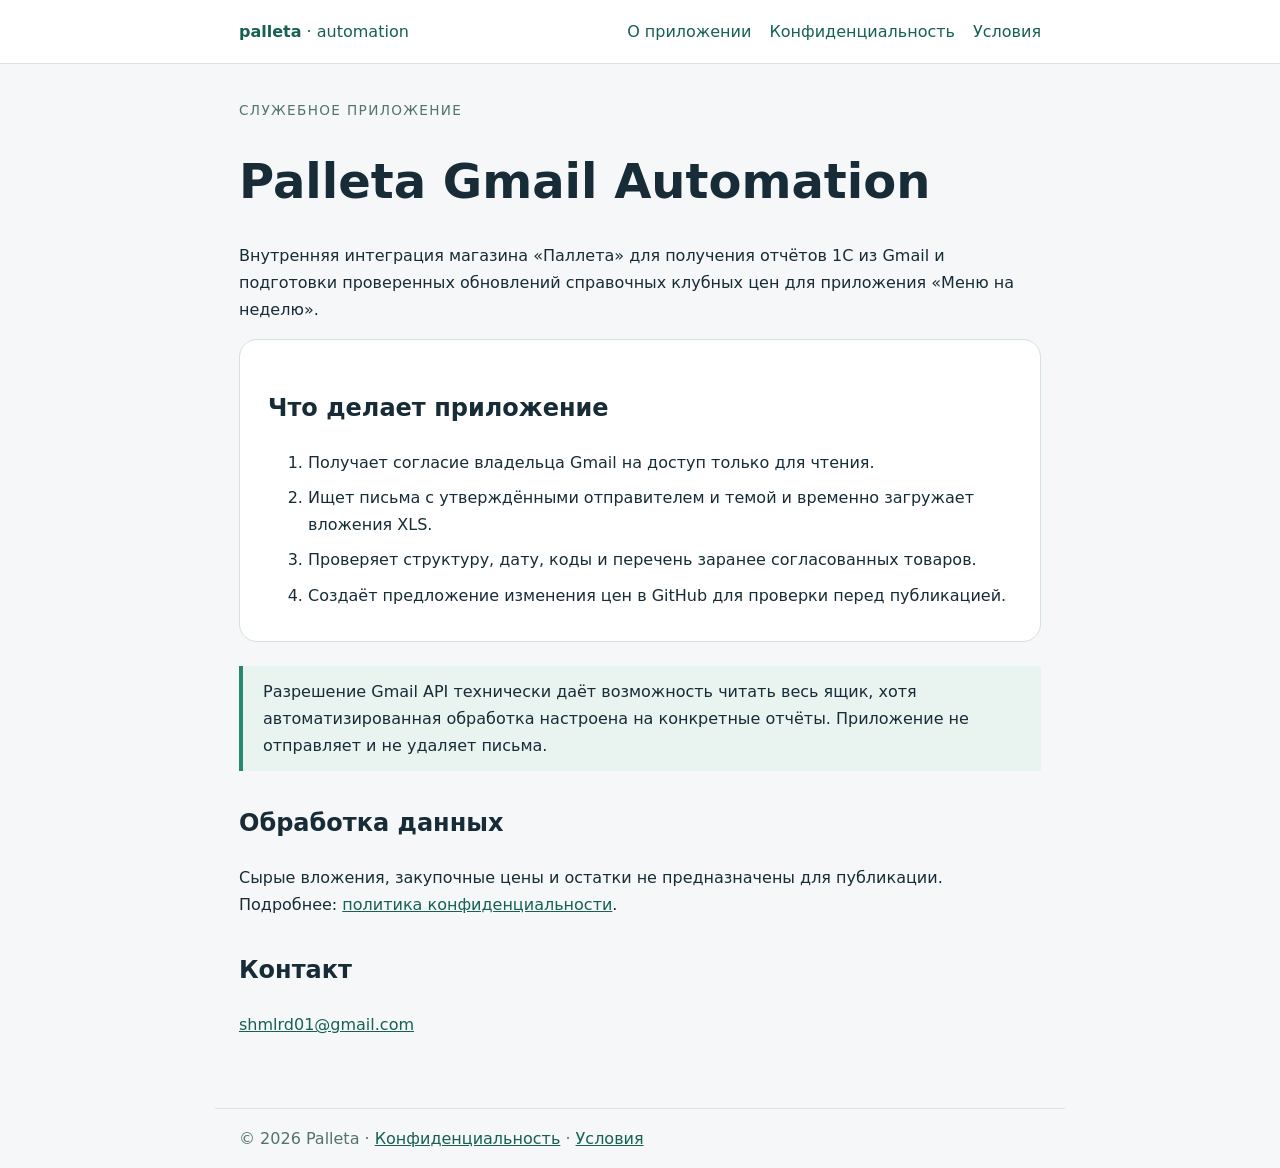
<file: index.html>
<!doctype html><html lang="ru"><head><meta charset="utf-8"><meta name="viewport" content="width=device-width,initial-scale=1"><meta name="robots" content="index,follow"><title>Описание приложения | Palleta Gmail Automation</title><link rel="stylesheet" href="/style.css"></head><body><header><div class="wrap"><a href="/"><strong>palleta</strong> · automation</a><nav><a href="/">О приложении</a><a href="/privacy/">Конфиденциальность</a><a href="/terms/">Условия</a></nav></div></header><main><div class="eyebrow">Служебное приложение</div><h1>Palleta Gmail Automation</h1><p>Внутренняя интеграция магазина «Паллета» для получения отчётов 1С из Gmail и подготовки проверенных обновлений справочных клубных цен для приложения «Меню на неделю».</p><section class="panel"><h2>Что делает приложение</h2><ol><li>Получает согласие владельца Gmail на доступ только для чтения.</li><li>Ищет письма с утверждёнными отправителем и темой и временно загружает вложения XLS.</li><li>Проверяет структуру, дату, коды и перечень заранее согласованных товаров.</li><li>Создаёт предложение изменения цен в GitHub для проверки перед публикацией.</li></ol></section><div class="notice">Разрешение Gmail API технически даёт возможность читать весь ящик, хотя автоматизированная обработка настроена на конкретные отчёты. Приложение не отправляет и не удаляет письма.</div><h2>Обработка данных</h2><p>Сырые вложения, закупочные цены и остатки не предназначены для публикации. Подробнее: <a href="/privacy/">политика конфиденциальности</a>.</p><h2>Контакт</h2><p><a href="mailto:shmlrd01@gmail.com">shmlrd01@gmail.com</a></p></main><footer class="footer">© 2026 Palleta · <a href="/privacy/">Конфиденциальность</a> · <a href="/terms/">Условия</a></footer></body></html>
</file>
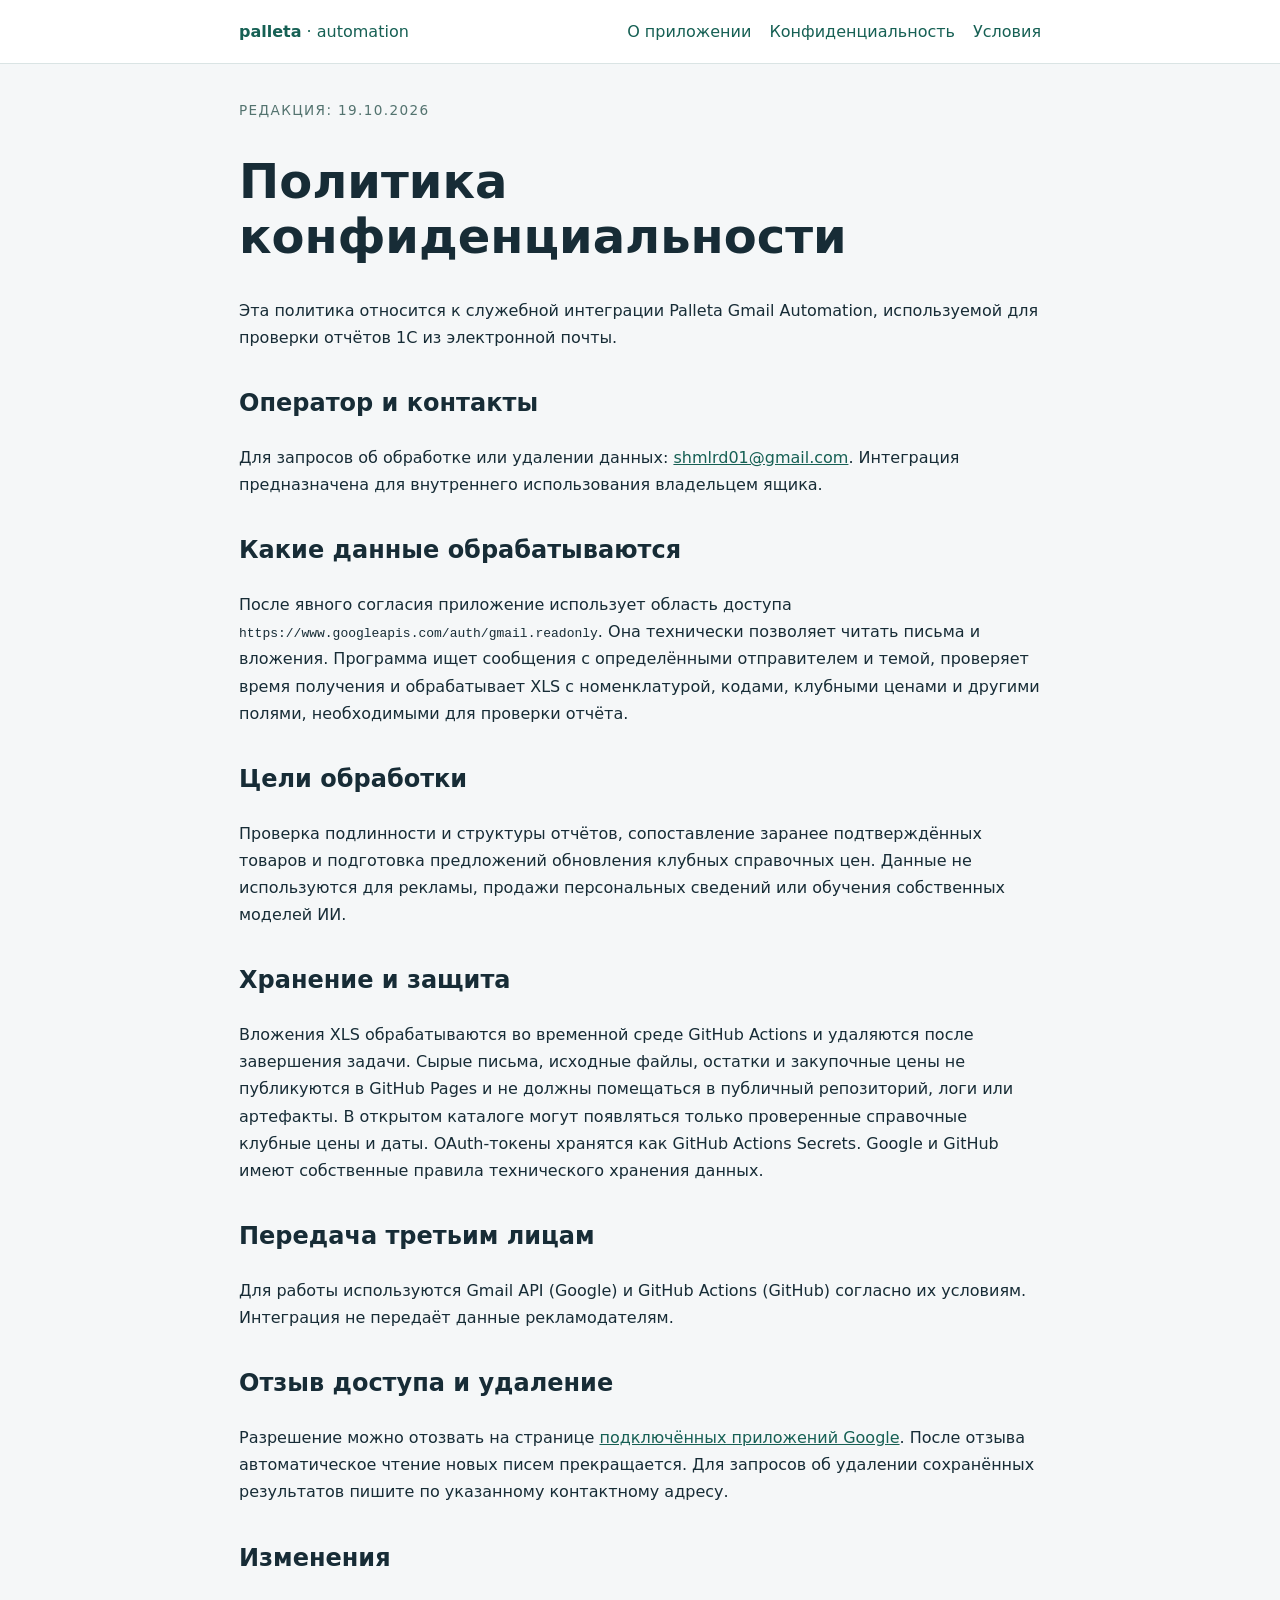
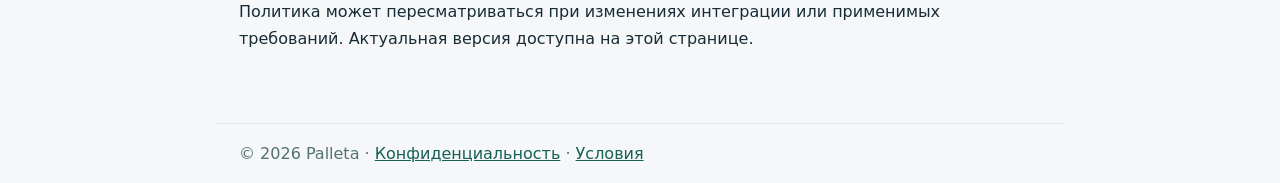
<file: privacy/index.html>
<!doctype html><html lang="ru"><head><meta charset="utf-8"><meta name="viewport" content="width=device-width,initial-scale=1"><meta name="robots" content="index,follow"><title>Политика конфиденциальности | Palleta Gmail Automation</title><link rel="stylesheet" href="/style.css"></head><body><header><div class="wrap"><a href="/"><strong>palleta</strong> · automation</a><nav><a href="/">О приложении</a><a href="/privacy/">Конфиденциальность</a><a href="/terms/">Условия</a></nav></div></header><main><div class="eyebrow">Редакция: 19.10.2026</div><h1>Политика конфиденциальности</h1><p>Эта политика относится к служебной интеграции Palleta Gmail Automation, используемой для проверки отчётов 1С из электронной почты.</p><h2>Оператор и контакты</h2><p>Для запросов об обработке или удалении данных: <a href="mailto:shmlrd01@gmail.com">shmlrd01@gmail.com</a>. Интеграция предназначена для внутреннего использования владельцем ящика.</p><h2>Какие данные обрабатываются</h2><p>После явного согласия приложение использует область доступа <code>https://www.googleapis.com/auth/gmail.readonly</code>. Она технически позволяет читать письма и вложения. Программа ищет сообщения с определёнными отправителем и темой, проверяет время получения и обрабатывает XLS с номенклатурой, кодами, клубными ценами и другими полями, необходимыми для проверки отчёта.</p><h2>Цели обработки</h2><p>Проверка подлинности и структуры отчётов, сопоставление заранее подтверждённых товаров и подготовка предложений обновления клубных справочных цен. Данные не используются для рекламы, продажи персональных сведений или обучения собственных моделей ИИ.</p><h2>Хранение и защита</h2><p>Вложения XLS обрабатываются во временной среде GitHub Actions и удаляются после завершения задачи. Сырые письма, исходные файлы, остатки и закупочные цены не публикуются в GitHub Pages и не должны помещаться в публичный репозиторий, логи или артефакты. В открытом каталоге могут появляться только проверенные справочные клубные цены и даты. OAuth-токены хранятся как GitHub Actions Secrets. Google и GitHub имеют собственные правила технического хранения данных.</p><h2>Передача третьим лицам</h2><p>Для работы используются Gmail API (Google) и GitHub Actions (GitHub) согласно их условиям. Интеграция не передаёт данные рекламодателям.</p><h2>Отзыв доступа и удаление</h2><p>Разрешение можно отозвать на странице <a href="https://myaccount.google.com/connections">подключённых приложений Google</a>. После отзыва автоматическое чтение новых писем прекращается. Для запросов об удалении сохранённых результатов пишите по указанному контактному адресу.</p><h2>Изменения</h2><p>Политика может пересматриваться при изменениях интеграции или применимых требований. Актуальная версия доступна на этой странице.</p></main><footer class="footer">© 2026 Palleta · <a href="/privacy/">Конфиденциальность</a> · <a href="/terms/">Условия</a></footer></body></html>
</file>
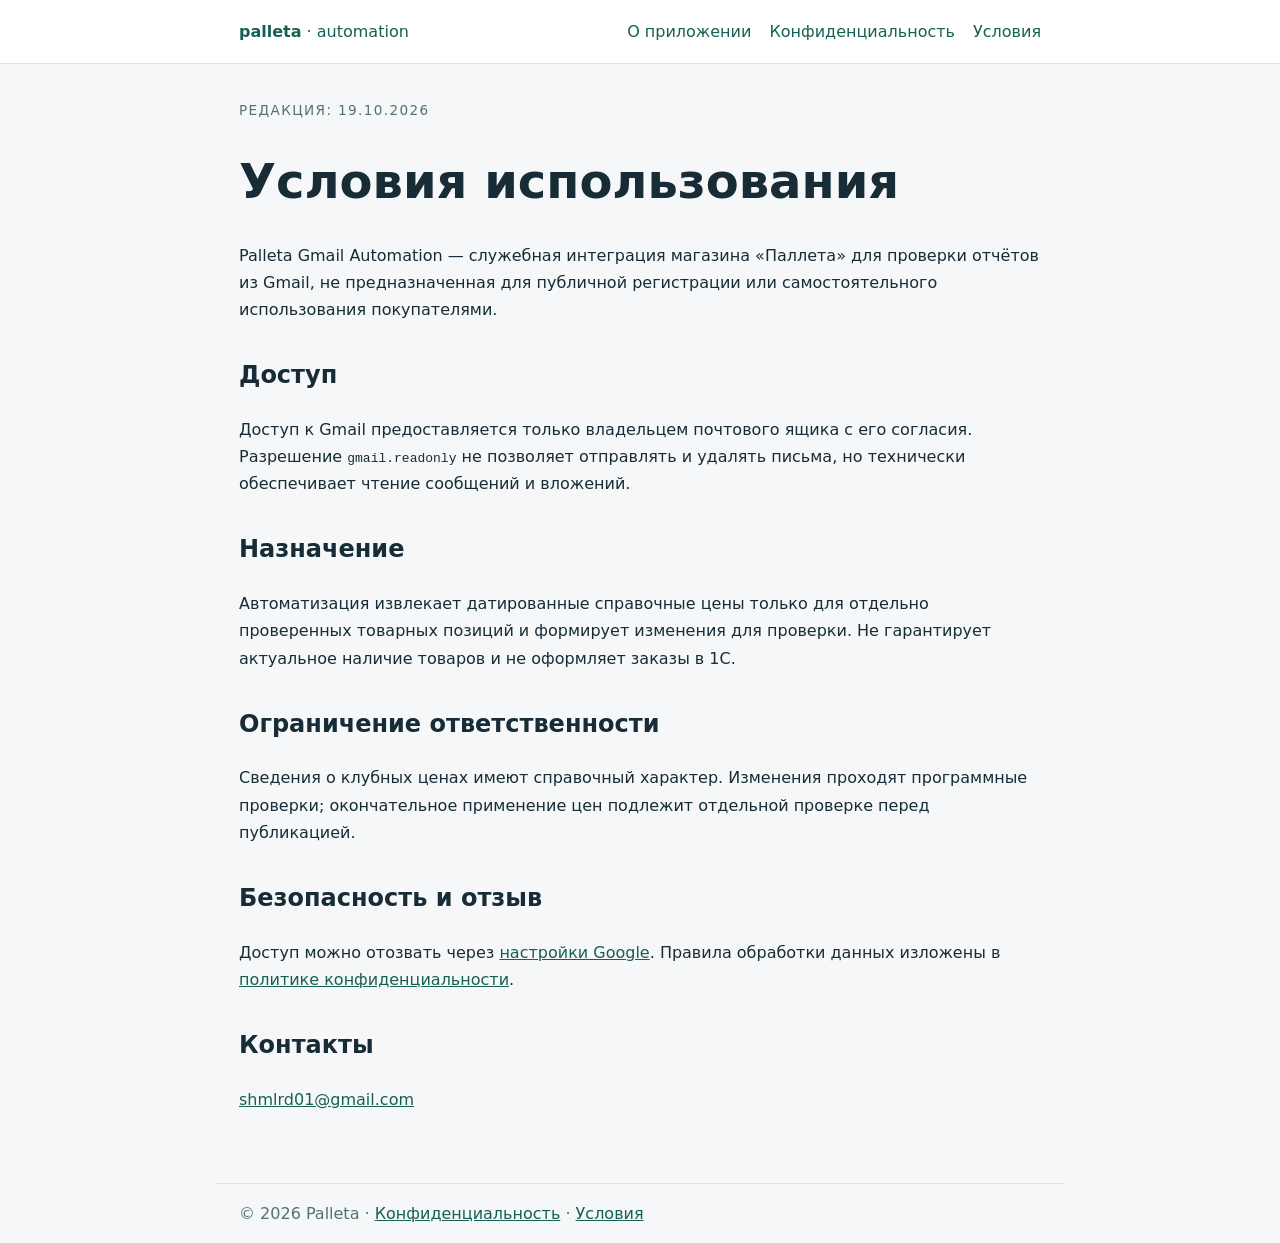
<file: terms/index.html>
<!doctype html><html lang="ru"><head><meta charset="utf-8"><meta name="viewport" content="width=device-width,initial-scale=1"><meta name="robots" content="index,follow"><title>Условия использования | Palleta Gmail Automation</title><link rel="stylesheet" href="/style.css"></head><body><header><div class="wrap"><a href="/"><strong>palleta</strong> · automation</a><nav><a href="/">О приложении</a><a href="/privacy/">Конфиденциальность</a><a href="/terms/">Условия</a></nav></div></header><main><div class="eyebrow">Редакция: 19.10.2026</div><h1>Условия использования</h1><p>Palleta Gmail Automation — служебная интеграция магазина «Паллета» для проверки отчётов из Gmail, не предназначенная для публичной регистрации или самостоятельного использования покупателями.</p><h2>Доступ</h2><p>Доступ к Gmail предоставляется только владельцем почтового ящика с его согласия. Разрешение <code>gmail.readonly</code> не позволяет отправлять и удалять письма, но технически обеспечивает чтение сообщений и вложений.</p><h2>Назначение</h2><p>Автоматизация извлекает датированные справочные цены только для отдельно проверенных товарных позиций и формирует изменения для проверки. Не гарантирует актуальное наличие товаров и не оформляет заказы в 1С.</p><h2>Ограничение ответственности</h2><p>Сведения о клубных ценах имеют справочный характер. Изменения проходят программные проверки; окончательное применение цен подлежит отдельной проверке перед публикацией.</p><h2>Безопасность и отзыв</h2><p>Доступ можно отозвать через <a href="https://myaccount.google.com/connections">настройки Google</a>. Правила обработки данных изложены в <a href="/privacy/">политике конфиденциальности</a>.</p><h2>Контакты</h2><p><a href="mailto:shmlrd01@gmail.com">shmlrd01@gmail.com</a></p></main><footer class="footer">© 2026 Palleta · <a href="/privacy/">Конфиденциальность</a> · <a href="/terms/">Условия</a></footer></body></html>
</file>
<file: style.css>
:root{color-scheme:light;font-family:system-ui,-apple-system,"Segoe UI",sans-serif;background:#f5f7f8;color:#172c36}*{box-sizing:border-box}body{margin:0}a{color:#166054}header{background:#fff;border-bottom:1px solid #dae4e4}header .wrap{max-width:850px;margin:auto;padding:22px 24px;display:flex;justify-content:space-between;align-items:center;gap:18px;flex-wrap:wrap}nav{display:flex;gap:18px;flex-wrap:wrap}header a{text-decoration:none}main{max-width:850px;margin:35px auto 70px;padding:0 24px;line-height:1.7}h1{font-size:clamp(1.9rem,4vw,3rem);line-height:1.15}h2{margin-top:32px}.eyebrow{font-size:.85rem;text-transform:uppercase;letter-spacing:.1em;color:#53736f}.panel{padding:16px 28px;border:1px solid #d4e1df;border-radius:18px;background:#fff}.notice{border-left:4px solid #278872;padding:12px 20px;background:#e9f4f1;margin-top:24px}.footer{max-width:850px;margin:0 auto;padding:20px 24px;color:#53736f;border-top:1px solid #dae4e4}code{overflow-wrap:anywhere}li{margin:8px 0}@media(max-width:600px){header .wrap{align-items:flex-start;flex-direction:column}nav{gap:12px}}
</file>
